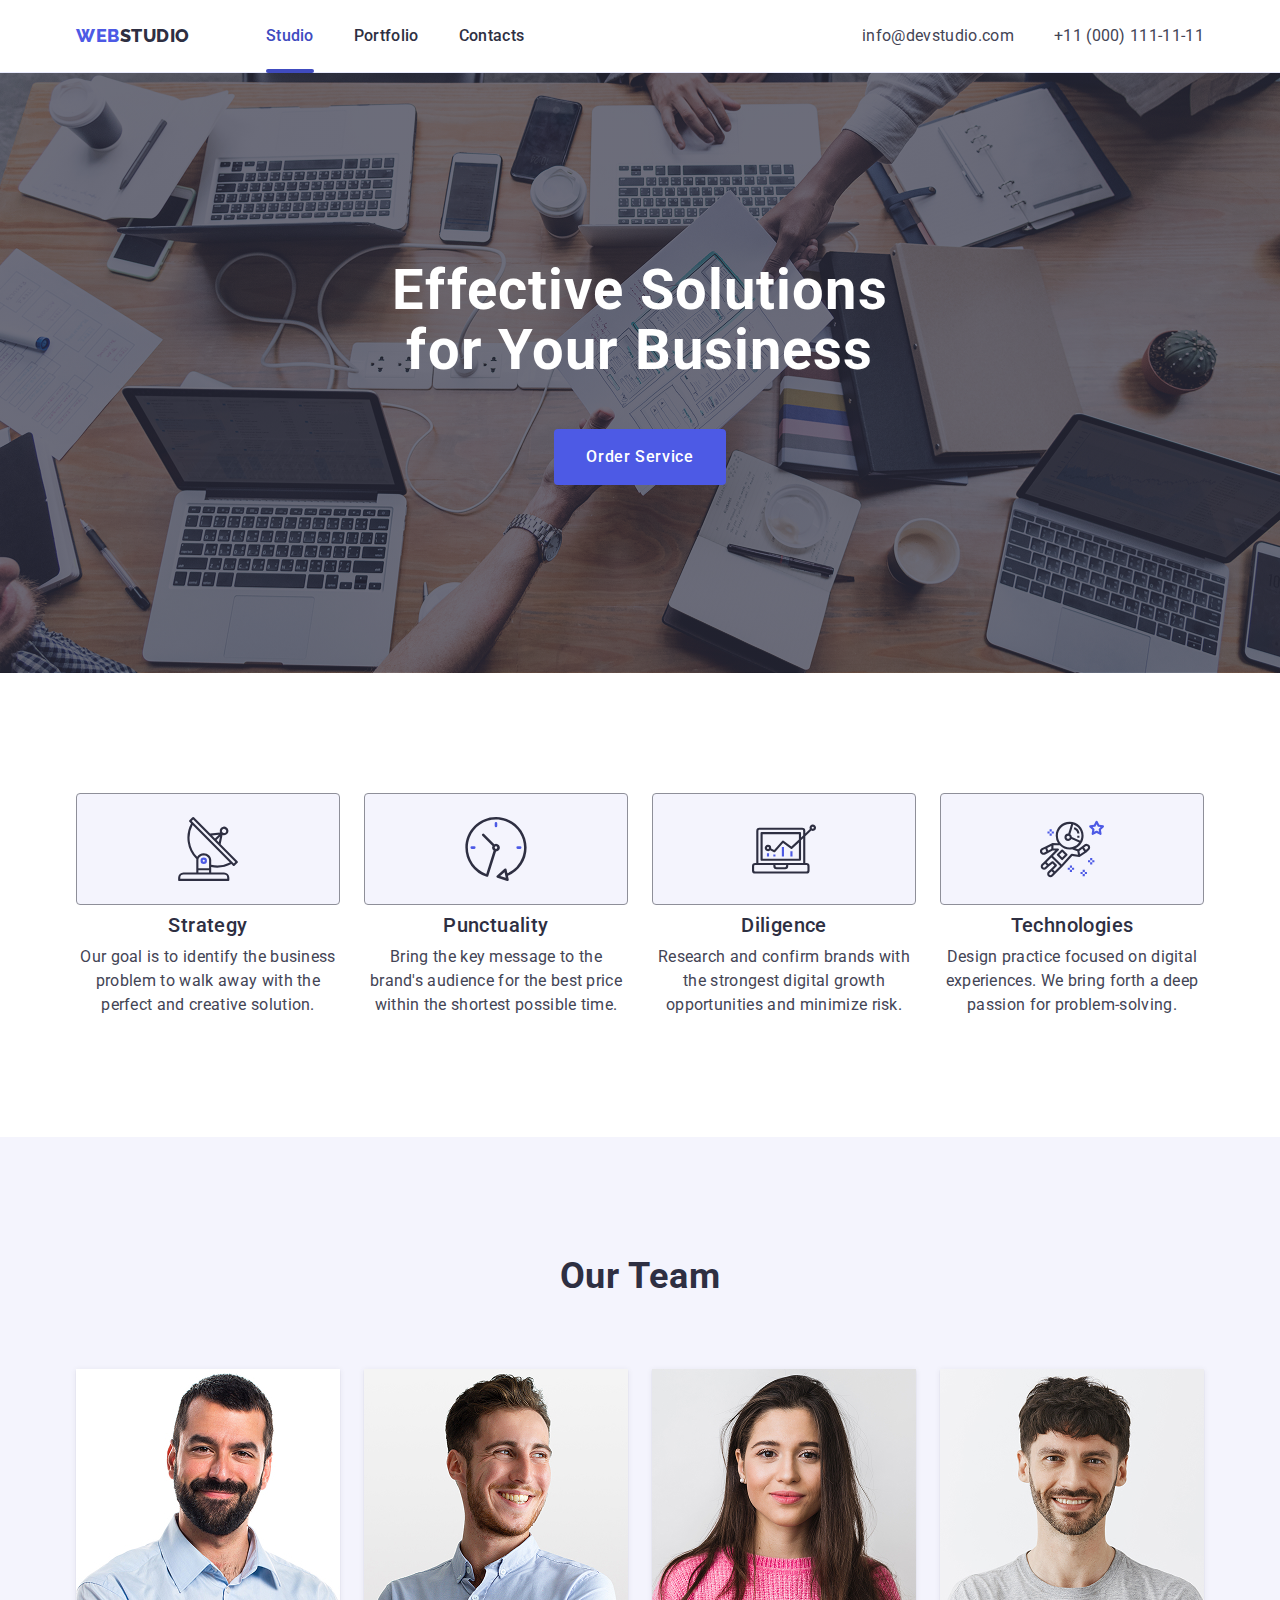
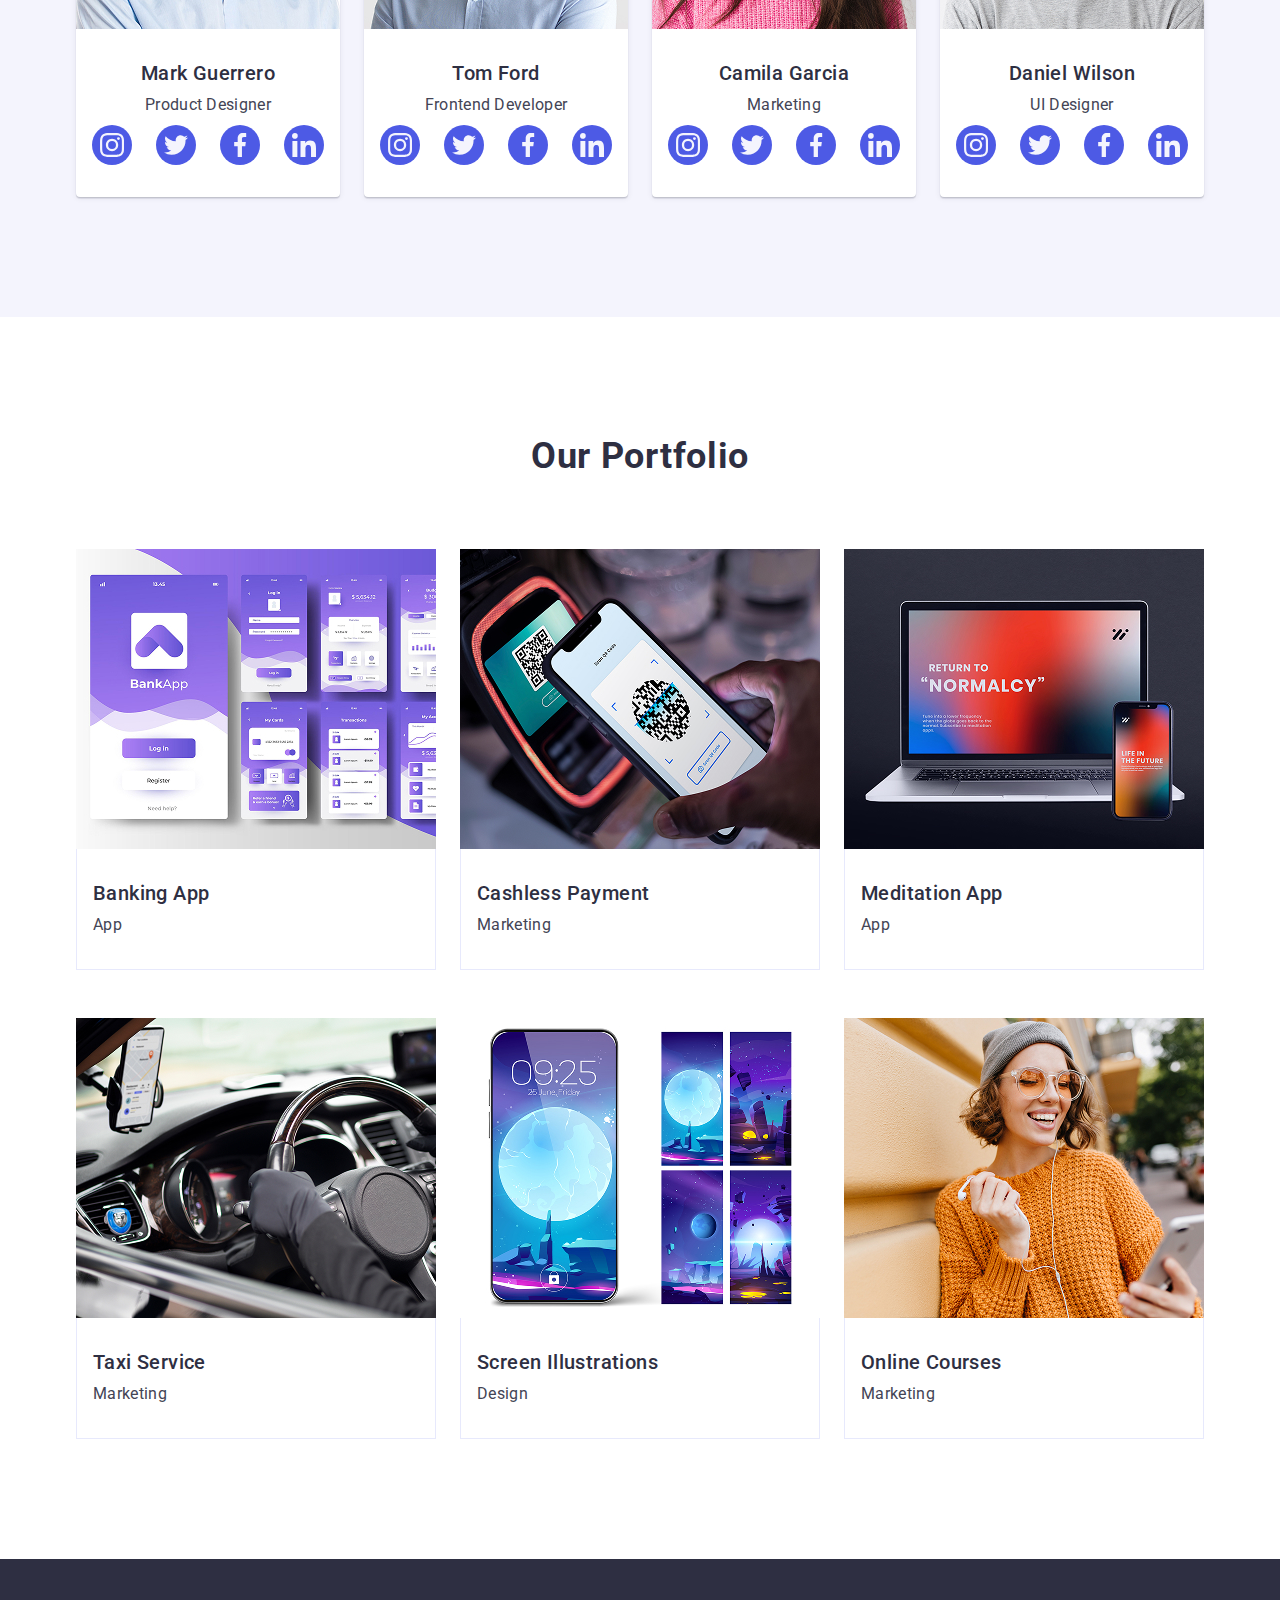
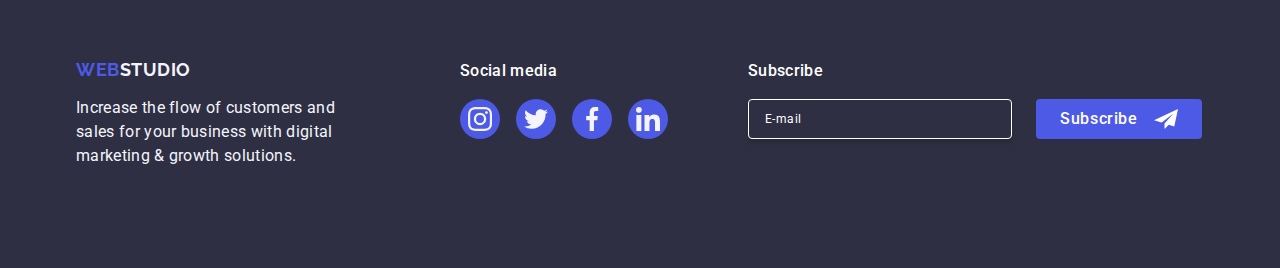
<file: index.html>
<!DOCTYPE html>
<html lang="en">

<head>
    <meta charset="UTF-8">
    <meta name="viewport" content="width=device-width, initial-scale=1.0">
    <meta name="description" content="Main page with important information">
    <title>Webstudio - solutions for business</title>


    <link rel="preconnect" href="https://fonts.googleapis.com">
    <link rel="preconnect" href="https://fonts.gstatic.com" crossorigin>
    <link href="https://fonts.googleapis.com/css2?family=Raleway:wght@700&family=Roboto:wght@400;500;700&display=swap"
        rel="stylesheet">
    <link rel="stylesheet"
        href="https://cdnjs.cloudflare.com/ajax/libs/modern-normalize/3.0.1/modern-normalize.min.css" />
    <link rel="stylesheet" href="./css/styles.css" />

    <style>
        .features-icon-container {
            display: flex;
            align-items: center;
            justify-content: center;
            height: 112px;
            background-color: #F4F4FD;
            border-radius: 4px;
            margin-bottom: 8px;
        }

        .features-icon {
            width: 64px;
            height: 64px;
            fill: #2E2F42;
        }
    </style>

</head>

<body>
    <!-- header-start -->
    <header class="header">
        <div class="header-container">
            <nav class="header-navigation">
                <a href="./index.html" class="header-logo">Web<span class="header-logo-studio">Studio</span></a>
                <ul class="header-menu">
                    <li class="header-menu-item">
                        <a href="./index.html" class="header-menu-link active">Studio</a>
                    </li>
                    <li class="header-menu-item">
                        <a href="./portfolio.html" class="header-menu-link">Portfolio</a>
                    </li>
                    <li class="header-menu-item">
                        <a href="" class="header-menu-link">Contacts</a>
                    </li>
                </ul>
            </nav>
            <address class="header-address">
                <ul class="header-address-list">
                    <li class="header-address-item">
                        <a href="mailto:info@devstudio.com" class="header-address-link">info@devstudio.com</a>
                    </li>
                    <li class="header-address-item">
                        <a href="tel:+110001111111" class="header-address-link">+11 (000) 111-11-11</a>
                    </li>
                </ul>
            </address>
        </div>
    </header>
    <!-- header-end -->
    <main>
        <!-- section-hero-start -->
        <section class="hero">
            <div class="container">
                <h1 class="hero-title">Effective Solutions for Your Business</h1>
                <button class="hero-button" type="button">Order Service</button>
            </div>
        </section>
        <section class="features">
            <div class="container">
                <h2 class="visually-hidden">Features</h2>
                <ul class="features-list">
                    <li class="features-item">
                        <div class="features-icon-container">
                                <svg class="features-icon" width="64" height="64">
                                    <use href="./images/icons.svg#icon-antenna"></use>
                                </svg>
                        </div>
                        <h3 class="subtitle">Strategy</h3>
                        <p class="text">Our goal is to identify the business problem to walk away with the perfect and
                            creative solution.</p>
                    </li>
                    <li class="features-item">
                        <div class="features-icon-container">
                            <svg class="features-icon" width="64" height="64">
                                <use href="./images/icons.svg#icon-clock"></use>
                            </svg>
                        </div>
                        <h3 class="subtitle">Punctuality</h3>
                        <p class="text">Bring the key message to the brand's audience for the best price within
                            the shortest possible time.</p>
                    </li>
                    <li class="features-item">
                        <div class="features-icon-container">
                            <svg class="features-icon" width="64" height="64">
                                <use href="./images/icons.svg#icon-diagram"></use>
                            </svg>
                        </div>
                        <h3 class="subtitle">Diligence</h3>
                        <p class="text">Research and confirm brands with the strongest digital growth opportunities and minimize risk.</p>
                    </li>
                    <li class="features-item">
                        <div class="features-icon-container">
                            <svg class="features-icon" width="64" height="64">
                                <use href="./images/icons.svg#icon-astronaut"></use>
                            </svg>                            
                        </div>
                        <h3 class="subtitle">Technologies</h3>
                        <p class="text">Design practice focused on digital experiences. We bring forth a deep
                            passion for problem-solving.</p>
                    </li>
                </ul>
            </div>
            <!-- section-hero-end -->
        </section>
        <!-- section-team-start -->
        <section class="section team">
            <div class="container">
                <h2 class="section-title">Our Team</h2>
                <ul class="team-list">
                    <li class="team-item">
                        <img src="./images/mark-guerrero.jpg" alt="Mark Guerrero" width="264" height="260">
                        <div class="team-card-content">
                            <h3 class="subtitle">Mark Guerrero</h3>
                            <p class="text">Product Designer</p>
                            <ul class="social-list">
                                <li class="social-item">
                                    <a href="#" class="social-link">
                                        <svg class="social-icon" width="16" height="16">
                                            <use href="./images/icons.svg#icon-instagram"></use>
                                        </svg>
                                    </a>
                                </li>
                                <li class="social-item">
                                    <a href="#" class="social-link">
                                        <svg class="social-icon" width="16" height="16">
                                            <use href="./images/icons.svg#icon-twitter"></use>
                                        </svg>
                                    </a>
                                </li>
                                <li class="social-item">
                                    <a href="#" class="social-link">
                                        <svg class="social-icon" width="16" height="16">
                                            <use href="./images/icons.svg#icon-facebook"></use>
                                        </svg>
                                    </a>
                                </li>
                                <li class="social-item">
                                    <a href="#" class="social-link">
                                        <svg class="social-icon" width="16" height="16">
                                            <use href="./images/icons.svg#icon-linkedin"></use>
                                        </svg>
                                    </a>
                                </li>
                            </ul>
                        </div>
                    </li>
                    <li class="team-item">
                        <img src="./images/tom-ford.jpg" alt="Tom Ford" width="264" height="260">
                        <div class="team-card-content">
                            <h3 class="subtitle">Tom Ford</h3>
                            <p class="text">Frontend Developer</p>
                            <ul class="social-list">
                                <li class="social-item">
                                    <a href="#" class="social-link">
                                        <svg class="social-icon" width="16" height="16">
                                            <use href="./images/icons.svg#icon-instagram"></use>
                                        </svg>
                                    </a>
                                </li>
                                <li class="social-item">
                                    <a href="#" class="social-link">
                                        <svg class="social-icon" width="16" height="16">
                                            <use href="./images/icons.svg#icon-twitter"></use>
                                        </svg>
                                    </a>
                                </li>
                                <li class="social-item">
                                    <a href="#" class="social-link">
                                        <svg class="social-icon" width="16" height="16">
                                            <use href="./images/icons.svg#icon-facebook"></use>
                                        </svg>
                                    </a>
                                </li>
                                <li class="social-item">
                                    <a href="#" class="social-link">
                                        <svg class="social-icon" width="16" height="16">
                                            <use href="./images/icons.svg#icon-linkedin"></use>
                                        </svg>
                                    </a>
                                </li>
                            </ul>
                        </div>
                    </li>
                    <li class="team-item">
                        <img src="./images/camila-garcia.jpg" alt="Camila Garcia" width="264" height="260">
                        <div class="team-card-content">
                            <h3 class="subtitle">Camila Garcia</h3>
                            <p class="text">Marketing</p>
                            <ul class="social-list">
                                <li class="social-item">
                                    <a href="#" class="social-link">
                                        <svg class="social-icon" width="16" height="16">
                                            <use href="./images/icons.svg#icon-instagram"></use>
                                        </svg>
                                    </a>
                                </li>
                                <li class="social-item">
                                    <a href="#" class="social-link">
                                        <svg class="social-icon" width="16" height="16">
                                            <use href="./images/icons.svg#icon-twitter"></use>
                                        </svg>
                                    </a>
                                </li>
                                <li class="social-item">
                                    <a href="#" class="social-link">
                                        <svg class="social-icon" width="16" height="16">
                                            <use href="./images/icons.svg#icon-facebook"></use>
                                        </svg>
                                    </a>
                                </li>
                                <li class="social-item">
                                    <a href="#" class="social-link">
                                        <svg class="social-icon" width="16" height="16">
                                            <use href="./images/icons.svg#icon-linkedin"></use>
                                        </svg>
                                    </a>
                                </li>
                            </ul>
                        </div>
                    </li>
                    <li class="team-item">
                        <img src="./images/daniel-wilson.jpg" alt="Daniel Wilson" width="264" height="260">
                        <div class="team-card-content">
                            <h3 class="subtitle">Daniel Wilson</h3>
                            <p class="text">UI Designer</p>
                            <ul class="social-list">
                                <li class="social-item">
                                    <a href="#" class="social-link">
                                        <svg class="social-icon" width="16" height="16">
                                            <use href="./images/icons.svg#icon-instagram"></use>
                                        </svg>
                                    </a>
                                </li>
                                <li class="social-item">
                                    <a href="#" class="social-link">
                                        <svg class="social-icon" width="16" height="16">
                                            <use href="./images/icons.svg#icon-twitter"></use>
                                        </svg>
                                    </a>
                                </li>
                                <li class="social-item">
                                    <a href="#" class="social-link">
                                        <svg class="social-icon" width="16" height="16">
                                            <use href="./images/icons.svg#icon-facebook"></use>
                                        </svg>
                                    </a>
                                </li>
                                <li class="social-item">
                                    <a href="#" class="social-link">
                                        <svg class="social-icon" width="16" height="16">
                                            <use href="./images/icons.svg#icon-linkedin"></use>
                                        </svg>
                                    </a>
                                </li>
                            </ul>
                        </div>
                    </li>
                </ul>
            </div>
            <!-- section-team-end -->
        </section>
        <!-- section-portfolio-start -->
        <section class="portfolio">
            <div class="container">
                <h2 class="section-title">Our Portfolio</h2>
                <ul class="portfolio-list">
                    <li class="portfolio-item">
                        <div class="portfolio-cover-wrap">
                            <img src="./images/banking-app.jpg" alt="Banking App" width="360" height="300">
                            <p class="portfolio-cover-text">14 Stylish and User-Friendly App Design Concepts · Task
                                Manager App · Calorie Tracker App · Exotic Fruit Ecommerce App · Cloud Storage App</p>
                        </div>
                        <div class="portfolio-content">
                            <h3 class="subtitle-portfolio">Banking App</h3>
                            <p class="text-portfolio">App</p>
                        </div>
                    </li>
                    <li class="portfolio-item">
                        <div class="portfolio-cover-wrap">
                            <img src="./images/cashless-payment.jpg" alt="Cashless Payment" width="360" height="300">
                            <p class="portfolio-cover-text">14 Stylish and User-Friendly App Design Concepts · Task
                                Manager App · Calorie Tracker App · Exotic Fruit Ecommerce App · Cloud Storage App</p>
                        </div>
                        <div class="portfolio-content">
                            <h3 class="subtitle-portfolio">Cashless Payment</h3>
                            <p class="text-portfolio">Marketing</p>
                        </div>
                    </li>
                    <li class="portfolio-item">
                        <div class="portfolio-cover-wrap">
                            <img src="./images/meditation-app.jpg" alt="Meditation App" width="360" height="300">
                            <p class="portfolio-cover-text">14 Stylish and User-Friendly App Design Concepts · Task
                                Manager App · Calorie Tracker App · Exotic Fruit Ecommerce App · Cloud Storage App</p>
                        </div>
                        <div class="portfolio-content">
                            <h3 class="subtitle-portfolio">Meditation App</h3>
                            <p class="text-portfolio">App</p>
                        </div>
                    </li>
                    <li class="portfolio-item">
                        <div class="portfolio-cover-wrap">
                            <img src="./images/taxi-service.jpg" alt="Taxi Service" width="360" height="300">
                            <p class="portfolio-cover-text">14 Stylish and User-Friendly App Design Concepts · Task
                                Manager App · Calorie Tracker App · Exotic Fruit Ecommerce App · Cloud Storage App</p>
                        </div>
                        <div class="portfolio-content">
                            <h3 class="subtitle-portfolio">Taxi Service</h3>
                            <p class="text-portfolio">Marketing</p>
                        </div>
                    </li>
                    <li class="portfolio-item">
                        <div class="portfolio-cover-wrap">
                            <img src="./images/screen-illustrations.jpg" alt="Screen Illustrations" width="360"
                                height="300">
                            <p class="portfolio-cover-text">14 Stylish and User-Friendly App Design Concepts · Task
                                Manager App · Calorie Tracker App · Exotic Fruit Ecommerce App · Cloud Storage App</p>
                        </div>
                        <div class="portfolio-content">
                            <h3 class="subtitle-portfolio">Screen Illustrations</h3>
                            <p class="text-portfolio">Design</p>
                        </div>
                    </li>
                    <li class="portfolio-item">
                        <div class="portfolio-cover-wrap">
                            <img src="./images/online-courses.jpg" alt="Online Courses" width="360" height="300">
                            <p class="portfolio-cover-text">14 Stylish and User-Friendly App Design Concepts · Task
                                Manager App · Calorie Tracker App · Exotic Fruit Ecommerce App · Cloud Storage App</p>
                        </div>
                        <div class="portfolio-content">
                            <h3 class="subtitle-portfolio">Online Courses</h3>
                            <p class="text-portfolio">Marketing</p>
                        </div>
                    </li>
                </ul>
            </div>
            <!-- section-portfolio-end -->
        </section>
    </main>
    <!-- footer-start -->
    <footer class="footer">
      <div class="container footer-container">
        <div class="footer-logo-container">
          <a class="logo footer-logo" href="./index.html">Web<span class="logo-color">Studio</span></a>
          <p class="footer-text">
            Increase the flow of customers and sales for your business with
            digital marketing & growth solutions.
          </p>
        </div>
        <div class="icon-footer-container">
          <p class="icon-footer-media">Social media</p>
          <ul class="icon-footer-list">
            <li class="icon-footer-item">
              <a class="icon-footer-link" target="_blank" href="">
                <svg class="footer-svg" width="24" height="24">
                  <use href="./images/icons.svg#icon-instagram"></use>
                </svg>
              </a>
            </li>
            <li class="icon-footer-item">
              <a class="icon-footer-link" target="_blank" href="">
                <svg class="footer-svg" width="24" height="24">
                  <use href="./images/icons.svg#icon-twitter"></use>
                </svg>
              </a>
            </li>
            <li class="icon-footer-item">
              <a class="icon-footer-link" target="_blank" href="">
                <svg class="footer-svg" width="24" height="24">
                  <use href="./images/icons.svg#icon-facebook"></use>
                </svg>
              </a>
            </li>
            <li class="icon-footer-item">
              <a class="icon-footer-link" target="_blank" href="">
                <svg class="footer-svg" width="24" height="24">
                  <use href="./images/icons.svg#icon-linkedin"></use>
                </svg>
              </a>
            </li>
          </ul>
        </div>
        <div class="footer-input-wrapper">
          <p class="sub-text">Subscribe</p>
          <form class="footer-form">
            <label class="form-label" for="user-send"><input
                class="sub-input"
                type="email"
                name="user-sub"
                id="user-send"
                placeholder="E-mail"
                required/></label>
            <button class="sub-btn" type="submit">
              Subscribe
              <svg class="sub-icon" width="24" height="24">
                <use href="./images/icons.svg#icon-frame"></use>
              </svg>
            </button>
          </form>
        </div>
      </div>
    </footer>
    <div class="backdrop">
      <div class="modal">
        <button class="close-btn" type="button">
          <svg class="icon-close" width="8" height="8">
            <use href="./images/icons.svg#icon-phone"></use>
          </svg>
        </button>
        <p class="modal-text">Leave your contacts and we will call you back</p>
        <form>
          <div class="form-wrapper">
            <label class="form-label" for="user-name">Name</label>
            <div class="input-wrapper">
              <input
                class="form-input"
                type="text"
                name="user-name"
                id="user-name"
                required
              />
              <svg class="icon-input" width="18" height="24">
                <use href="./images/icons.svg#icon-person"></use>
              </svg>
            </div>
          </div>
          <div class="form-wrapper">
            <label class="form-label" for="user-tel">Phone</label>
            <div class="input-wrapper">
              <input
                class="form-input"
                type="tel"
                name="user-tel"
                id="user-tel"
                required
              />
              <svg class="icon-input" width="18" height="24">
                <use href="./images/icons.svg#icon-phone"></use>
              </svg>
            </div>
          </div>
          <div class="form-wrapper">
            <label class="form-label" for="user-email">Email</label>
            <div class="input-wrapper">
              <input
                class="form-input"
                type="email"
                name="user-email"
                id="user-email"
                required
              />
              <svg class="icon-input" width="18" height="24">
                <use href="./images/icons.svg#icon-email"></use>
              </svg>
            </div>
          </div>
          <div class="textarea-wrapper">
            <label class="form-label" for="user-comment"> Comment</label>
            <textarea
              class="form-comment"
              name="user-comment"
              id="user-comment"
              placeholder="Text input"
              rows="12"
              cols="36"
            ></textarea>
          </div>
          <div class="modal-checkbox">
            <input
              class="checkbox visually-hidden"
              type="checkbox"
              name="user-privacy"
              id="user-privacy"
              value="true"
              required
            />
            <label class="label-checkbox" for="user-privacy">
              <span class="custom-checkbox">
                <svg class="checkbox-icon" width="10" height="8">
                  <use href="./images/icons.svg#icon-check"></use>
                </svg> </span
              >I accept the terms and conditions of the
              <a target="_blank" class="form-privacy" href="">Privacy Policy</a>
            </label>
          </div>
          <button class="form-submit-btn" type="submit">Send</button>
        </form>
      </div>
    </div>
  </body>
</html>
</file>
<file: css/styles.css>
body {
  color: #434455;
  background-color: #ffffff;
  font-family: "Roboto", sans-serif;
  font-size: 16px;
  font-style: normal;
  line-height: 1.5;
  letter-spacing: 2%;
}

h1,
h2,
h3,
h4,
h5,
h6,
p {
  margin: 0;
}

ul {
  margin: 0;
  padding-left: 0;
  list-style: none;
}

a {
  text-decoration: none;
}

.header {
  border-bottom: 1px solid #e7e9fc;
  box-shadow: 0px 2px 1px rgba(46, 47, 66, 0.08),
    0px 1px 1px rgba(46, 47, 66, 0.16), 0px 1px 6px rgba(46, 47, 66, 0.08);
}

.header-container {
  display: flex;
  align-items: center;
}

.container {
  width: 1158px;
  margin: 0 auto;
  padding: 0 15px;
}

.header-navigation {
  display: flex;
  align-items: center;
  margin-right: auto;
}

.header-logo {
  margin-right: 76px;
  margin-left: 76px;
  font-family: "Raleway", sans-serif;
  font-weight: 800;
  font-size: 18px;
  line-height: 1.17;
  letter-spacing: 0.03em;
  text-transform: uppercase;
  color: #4d5ae5;
}

.header-logo-studio {
  color: #2e2f42;
}

.header-menu {
  display: flex;
  gap: 40px;
}

.header-menu-item {
  position: relative;
}

.header-menu-link {
  position: relative;
  display: block;
  padding: 24px 0;
  font-weight: 500;
  font-size: 16px;
  line-height: 1.5;
  letter-spacing: 0.02em;
  color: #2E2F42;
  transition: color 250ms cubic-bezier(0.4, 0, 0.2, 1);
}

.header-menu-link:hover,
.header-menu-link:focus {
  color: #404bbf;
}

.header-menu-link.active {
  color: #404BBF;
}

.header-menu-link.active::after {
  content: '';
  position: absolute;
  left: 0;
  bottom: -1px;
  height: 4px;
  width: 100%;
  background-color: #404BBF;
  border-radius: 2px;
}

.header-address {
  font-style: normal;
}

.header-address-list {
  display: flex;
  margin-right: 76px;
  gap: 40px;
}

.header-address-link {
  padding: 24px 0;
  font-size: 16px;
  line-height: 1.5;
  letter-spacing: 0.02em;
  color: #434455;
  transition: color 250ms cubic-bezier(0.4, 0, 0.2, 1);
}

.header-address-link:hover,
.header-address-link:focus {
  color: #404bbf;
}

.features-icon {
  width: 64px;
  height: 64px;
}

.social-icon {
  width: 24px;
  height: 24px;
  fill: currentColor;
}

.logo-light {
  color: #f4f4fd;
}

.logo {
  display: inline-block;
  font-family: "Raleway", sans-serif;
  font-size: 18px;
  font-weight: 700;
  line-height: 1.17;
  letter-spacing: 0.03em;
  text-transform: uppercase;
  color: #4d5ae5;
  margin-bottom: 16px;
}

.span-logo {
  color: #2e2f42;
}

.nav-link:hover,
.nav-link:focus {
  color: #404bbf;
}

.contacts {
  font-style: normal;
  margin-left: auto;
}

.contacts-list {
  display: flex;
  gap: 40px;
}

.hero {
  max-width: 1440px;
  margin: 0 auto;
  padding: 188px 0;
  background-image: linear-gradient(
      rgba(46, 47, 66, 0.7),
      rgba(46, 47, 66, 0.7)
    ),
    url(../images/people-office.jpg);
  background-repeat: no-repeat;
  background-position: center;
  background-size: cover;
  background-color: #2E2F42;
}

.hero-container {
  display: flex;
  flex-direction: column;
  align-items: center;
}

.hero-title {
  max-width: 496px;
  margin: 0 auto;
  margin-bottom: 48px;
  font-size: 56px;
  line-height: 1.07;
  text-align: center;
  letter-spacing: 0.02em;
  color: #ffffff;
}

.hero-button {
  display: block;
  min-width: 169px;
  height: 56px;
  margin: 0 auto;
  padding: 16px 32px;
  border: none;
  border-radius: 4px;
  
  font-family: "Roboto", sans-serif;
  font-size: 16px;
  font-weight: 500;
  line-height: 1.5;
  letter-spacing: 0.04em;
  color: #ffffff;
  
  background-color: #4D5AE5;
  cursor: pointer;
  
  transition: background-color 250ms cubic-bezier(0.4, 0, 0.2, 1);
}

.hero-button:hover,
.hero-button:focus {
  background-color: #404bbf;
}

.team {
  padding: 120px 0;
  background-color: #f4f4fd;
}

.section-title {
  margin-bottom: 72px;
  color: #2e2f42;
  text-align: center;
  font-size: 36px;
  font-weight: 700;
  line-height: 1.11;
  letter-spacing: 0.02em;
  text-transform: capitalize;
}

.team-list {
  display: flex;
  gap: 24px;
}

.team-item {
  width: calc((100% - 72px) / 4);
  background-color: #ffffff;
  border-radius: 0px 0px 4px 4px;
  box-shadow: 0px 1px 6px rgba(46, 47, 66, 0.08),
    0px 1px 1px rgba(46, 47, 66, 0.16), 0px 2px 1px rgba(46, 47, 66, 0.08);
}

.team-card-content {
  padding: 32px 0;
}

.subtitle {
  margin-bottom: 8px;
  color: #2e2f42;
  text-align: center;
  font-size: 20px;
  font-weight: 500;
  line-height: 1.2;
  letter-spacing: 0.02em;
}

.subtitle-portfolio {
  margin-bottom: 8px;
  color: #2e2f42;
  font-size: 20px;
  font-weight: 500;
  line-height: 1.2;
  letter-spacing: 0.02em;
}

.text {
  color: #434455;
  text-align: center;
  line-height: 1.5;
  letter-spacing: 0.02em;
}

.text-portfolio {
  color: #434455;
  line-height: 1.5;
  letter-spacing: 0.02em;
}

img {
  display: block;
  max-width: 100%;
  height: auto;
}

.advantages {
  padding: 120px 0;
}

.advantages-list {
  display: flex;
  gap: 24px;
}

.advantages-item {
  flex-basis: calc((100% - 72px) / 4);
}

.advantages-subtitle {
  margin-bottom: 8px;
  color: #2e2f42;
  font-size: 20px;
  font-weight: 500;
  line-height: 1.2;
  letter-spacing: 0.02em;
}

.advantages-text {
  color: #434455;
  line-height: 1.5;
  letter-spacing: 0.02em;
}

.section {
  padding: 120px 0;
}

.about {
  padding: 120px 0;
}

.about-list {
  display: flex;
  gap: 24px;
}

.about-item {
  flex-basis: calc((100% - 72px) / 4);
}

.visually-hidden {
  position: absolute;
  width: 1px;
  height: 1px;
  margin: -1px;
  border: 0;
  padding: 0;
  white-space: nowrap;
  clip-path: inset(100%);
  clip: rect(0 0 0 0);
  overflow: hidden;
}

.portfolio {
  padding: 120px 0;
}

.portfolio-list {
  display: flex;
  flex-wrap: wrap;
  gap: 48px 24px;
}

.portfolio-item {
  width: calc((100% - 48px) / 3);
  transition: box-shadow 250ms cubic-bezier(0.4, 0, 0.2, 1);
}

.portfolio-item:hover {
  box-shadow: 0px 1px 6px rgba(46, 47, 66, 0.08),
    0px 1px 1px rgba(46, 47, 66, 0.16), 0px 2px 1px rgba(46, 47, 66, 0.08);
}

.portfolio-cover-wrap {
  position: relative;
  overflow: hidden;
}

.portfolio-cover-text {
  position: absolute;
  top: 0;
  font-size: 16px;
  line-height: 1.5;
  letter-spacing: 0.02em;
  color: #f4f4fd;
  padding: 40px 32px;
  background-color: #4d5ae5;
  height: 100%;
  width: 100%;
  transform: translateY(100%);
  transition: transform 250ms cubic-bezier(0.4, 0, 0.2, 1);
}

.portfolio-item:hover .portfolio-cover-text {
  transform: translateY(0%);
}

.portfolio-content {
  padding: 32px 16px;
  border: 1px solid #e7e9fc;
  border-top: none;
}

.portfolio .subtitle {
  margin-bottom: 8px;
  font-weight: 500;
  font-size: 20px;
  line-height: 1.2;
  letter-spacing: 0.02em;
  color: #2E2F42;
}

.portfolio .text {
  font-size: 16px;
  line-height: 1.5;
  letter-spacing: 0.02em;
  color: #434455;
}

.features {
  padding: 120px 0;
}

.features-list {
  display: flex;
  gap: 24px;
}

.features-item {
  flex-basis: calc((100% - 72px) / 4);
}

.features-subtitle {
  margin-bottom: 8px;
  color: #2e2f42;
  font-size: 20px;
  font-weight: 500;
  line-height: 1.2;
  letter-spacing: 0.02em;
}

.features-text {
  color: #434455;
  line-height: 1.5;
  letter-spacing: 0.02em;
}

.social-list {
  display: flex;
  justify-content: center;
  gap: 24px;
  margin-top: 8px;
}

.social-item {
  width: 40px;
  height: 40px;
}

.social-link {
  width: 100%;
  height: 100%;
  background-color: #4d5ae5;
  border-radius: 50%;
  display: flex;
  align-items: center;
  justify-content: center;
  transition: background-color 250ms cubic-bezier(0.4, 0, 0.2, 1);
}

.social-icon {
  width: 24px;
  height: 24px;
  fill: #f4f4fd;
}

.social-link:hover,
.social-link:focus {
  background-color: #404bbf;
}

.footer .social-link:hover,
.footer .social-link:focus {
  background-color: #404bbf;
}

.features-icon-container {
  display: flex;
  align-items: center;
  justify-content: center;
  height: 112px;
  margin-bottom: 8px;
  border-radius: 4px;
  border: 1px solid #8E8F99;
  background-color: #F4F4FD;
}

.features-icon {
  width: 64px;
  height: 64px;
}

.features-list {
  display: flex;
  gap: 24px;
}

.features-item {
  width: calc((100% - 72px) / 4);
}

.features .subtitle {
  margin-bottom: 8px;
  font-weight: 500;
  font-size: 20px;
  line-height: 1.2;
  letter-spacing: 0.02em;
  color: #2E2F42;
}

.features .text {
  line-height: 1.5;
  letter-spacing: 0.02em;
}

.nav-link.current {
  color: #404bbf;
}

.nav-link.current::after {
  content: "";
  position: absolute;
  left: 0;
  bottom: -1px;
  width: 100%;
  height: 4px;
  background-color: #404bbf;
  border-radius: 2px;
}

.footer {
  background: #2e2f42;
  padding-top: 100px;
  padding-bottom: 100px;
}

footer .logo {
  color: #4d5ae5;
}

.footer-text {
  font-size: 16px;
  line-height: 1.5;
  letter-spacing: 0.02em;
  color: #f4f4fd;
  max-width: 264px;
}

.footer-logo {
  display: inline-block;
  margin-bottom: 16px;
}

.logo-color {
  color:#f4f4fd;
}

.footer-container {
  display: flex;
  align-items: baseline;
}

.footer-logo-container {
  margin-right: 120px;
}

.icon-footer-container {
  display: flex;
  flex-direction: column;
  justify-content: start;
}

.icon-footer-media {
  font-weight: 500;
  line-height: 1.5;
  letter-spacing: 0.02em;
  color: #fff;
  margin-bottom: 16px;
}

.icon-footer-list {
  display: flex;
  align-items: center;
  gap: 16px;
}

.icon-footer-item {
  display: flex;
  align-items: center;
  flex-direction: row;
}

.icon-footer-link {
  width: 40px;
  height: 40px;
  background-color: #4d5ae5;
  border-radius: 50%;
  display: flex;
  align-items: center;
  justify-content: center;
  transition: background-color 250ms cubic-bezier(0.4, 0, 0.2, 1);
}

.icon-footer-link:hover,
.icon-footer-link:focus {
  background-color: #31d0aa;
}

.footer-svg {
  fill: #f4f4fd;
}

.subscribe-wrapper {
  display: flex;
  margin-left: 80px;
  height: 100%;
}

.sub-icon {
  fill: #fff;
  margin-left: 16px;
}

.sub-text {
  font-size: 16px;
  font-weight: 500;
  line-height: 1.5;
  letter-spacing: 0.02em;
  color: #fff;
  margin-bottom: 16px;
  display: block;
  margin-left: 80px;
}

.footer-form {
  display: flex;
  gap: 24px;
  margin-left: 80px;
}

.sub-input {
  border: 1px solid #fff;
  border-radius: 4px;
  width: 264px;
  height: 40px;
  outline: none;
  box-shadow: 0 4px 4px 0 rgba(0, 0, 0, 0.15);
  background-color: transparent;
  padding: 8px 16px;
  color: #fff;
  font-size: 12px;
  line-height: 2;
  letter-spacing: 0.04em;
}

.sub-input::placeholder {
  color: #fff;
}

.sub-btn {
  font-family: "Roboto", sans-serif;
  font-size: 16px;
  line-height: 1.5;
  display: flex;
  align-items: center;
  justify-content: center;
  border-radius: 4px;
  border: none;
  padding: 8px 24px;
  min-width: 165px;
  height: 40px;
  background-color: #4d5ae5;
  font-weight: 500;
  letter-spacing: 0.04em;
  text-align: center;
  color: #fff;
  cursor: pointer;
  transition: background-color 250ms cubic-bezier(0.4, 0, 0.2, 1);
}

.sub-btn:hover,
.sub-btn:focus {
  background-color: #404bbf;
}

.footer-button-wrapper {
  display: flex;
  flex-direction: column;
  justify-content: end;
  margin-left: 24px;
}

/*#endregion footer*/

.backdrop {
  width: 100%;
  height: 100%;
  position: fixed;
  background-color: #8e8f99;
  z-index: 999;
  top: 0;
  left: 0;
  pointer-events: none;
  visibility: hidden;
  background-color: rgba(46, 47, 66, 0.4);
  opacity: 0;
  transition: opacity 250ms cubic-bezier(0.4, 0, 0.2, 1),
    visibility 250ms cubic-bezier(0.4, 0, 0.2, 1);
}

.is-open {
  pointer-events: auto;
  visibility: visible;
  opacity: 1;
}

.modal {
  width: 408px;
  min-height: 584px;
  border-radius: 4px;
  box-shadow: 0 1px 1px 0 rgba(0, 0, 0, 0.14), 0 1px 3px 0 rgba(0, 0, 0, 0.12),
    0 2px 1px 0 rgba(0, 0, 0, 0.2);
  background-color: #fcfcfc;
  padding: 72px 24px 24px 24px;
  position: absolute;
  top: 50%;
  left: 50%;
  transform: translate(-50%, -50%);
  transition: transform 250ms cubic-bezier(0.4, 0, 0.2, 1);
}

.modal-text {
  font-weight: 500;
  line-height: 1.5;
  letter-spacing: 0.02em;
  text-align: center;
  color: #2e2f42;
  margin-bottom: 16px;
}

.form-wrapper {
  margin-bottom: 8px;
}

.close-btn {
  fill: #2e2f42;
  background-color: #e7e9fc;
  padding: 0;
  border-radius: 50%;
  width: 24px;
  height: 24px;
  line-height: 0;
  border: rgba(0, 0, 0, 0.1) solid 1px;
  display: flex;
  align-items: center;
  justify-content: center;
  transition: background-color 250ms cubic-bezier(0.4, 0, 0.2, 1),
    border 250ms cubic-bezier(0.4, 0, 0.2, 1);
  position: absolute;
  right: 24px;
  top: 24px;
  cursor: pointer;
}

.icon-close {
  transition: fill 250ms cubic-bezier(0.4, 0, 0.2, 1);
}

.close-btn:focus,
.close-btn:hover {
  background-color: #404bbf;
  fill: #fff;
  border: none;
}

.form-label {
  margin-bottom: 4px;
  font-size: 12px;
  line-height: 1.17;
  letter-spacing: 0.04em;
  color: #8e8f99;
  display: block;
}

.form-input {
  max-width: 408px;
  width: 100%;
  outline: transparent;
  border: 1px solid rgba(46, 47, 66, 0.4);
  border-radius: 4px;
  max-width: 360px;
  height: 40px;
  padding: 0;
  padding-left: 38px;
  transition: border-color 250ms cubic-bezier(0.4, 0, 0.2, 1);
  background-color: transparent;
}

.icon-input {
  position: absolute;
  left: 16px;
  top: 50%;
  transform: translateY(-50%);
  fill: #2e2f42;
  transition: fill 250ms cubic-bezier(0.4, 0, 0.2, 1);
}

.form-input:hover + .icon-input,
.form-input:focus + .icon-input {
  fill: #4d5ae5;
}

.form-input:hover,
.form-input:focus {
  border: 1px solid #4d5ae5;
}

.whatever-wrapper {
  margin-bottom: 8px;
}

.input-wrapper {
  position: relative;
  max-width: 360px;
  max-height: 40px;
  margin-bottom: 8px;
}

.form-comment {
  outline: none;
  border: 1px solid rgba(46, 47, 66, 0.4);
  border-radius: 4px;
  width: 100%;
  height: 120px;
  display: block;
  resize: none;
  padding: 8px 16px;
  transition: border-color 250ms cubic-bezier(0.4, 0, 0.2, 1);
  font-size: 12px;
  line-height: 1.17;
  letter-spacing: 0.04em;
  color: rgba(46, 47, 66, 0.4);
  background-color: transparent;
  outline: transparent;
}

.form-comment:hover,
.form-comment:focus {
  border-color: #4d5ae5;
}

.textarea-wrapper {
  margin-bottom: 16px;
}

.modal-checkbox {
  margin-bottom: 24px;
}

.custom-checkbox {
  border-radius: 2px;
  border: 1px solid rgba(46, 47, 66, 0.4);
  width: 16px;
  height: 16px;
  display: inline-flex;
  align-items: center;
  justify-content: center;
  fill: transparent;
  margin-right: 8px;
  transition: background-color 250ms cubic-bezier(0.4, 0, 0.2, 1),
    border 250ms cubic-bezier(0.4, 0, 0.2, 1),
    fill 250ms cubic-bezier(0.4, 0, 0.2, 1);
}

.checkbox:checked + .label-checkbox .custom-checkbox {
  fill: #f4f4fd;
  background-color: #404bbf;
  border: none;
  border-radius: 2px;
}

.label-checkbox {
  font-size: 12px;
  line-height: 1.17;
  letter-spacing: 0.04em;
  color: #8e8f99;
  cursor: pointer;
}

.form-privacy {
  color: #4d5ae5;
  text-decoration: underline;
}

.form-submit-btn {
  font-family: "Roboto", sans-serif;
  font-size: 16px;
  border: none;
  border-radius: 4px;
  padding: 16px 32px;
  min-width: 169px;
  height: 56px;
  box-shadow: 0 4px 4px 0 rgba(0, 0, 0, 0.15);
  background-color: #4d5ae5;
  display: block;
  font-weight: 500;
  line-height: 1.5;
  letter-spacing: 0.04em;
  text-align: center;
  color: #fff;
  margin: 0 auto;
  transition: background-color 250ms cubic-bezier(0.4, 0, 0.2, 1);
  outline: none;
  cursor: pointer;
}

.form-submit-btn:hover,
.form-submit-btn:focus {
  background-color: #404bbf;
}
</file>
